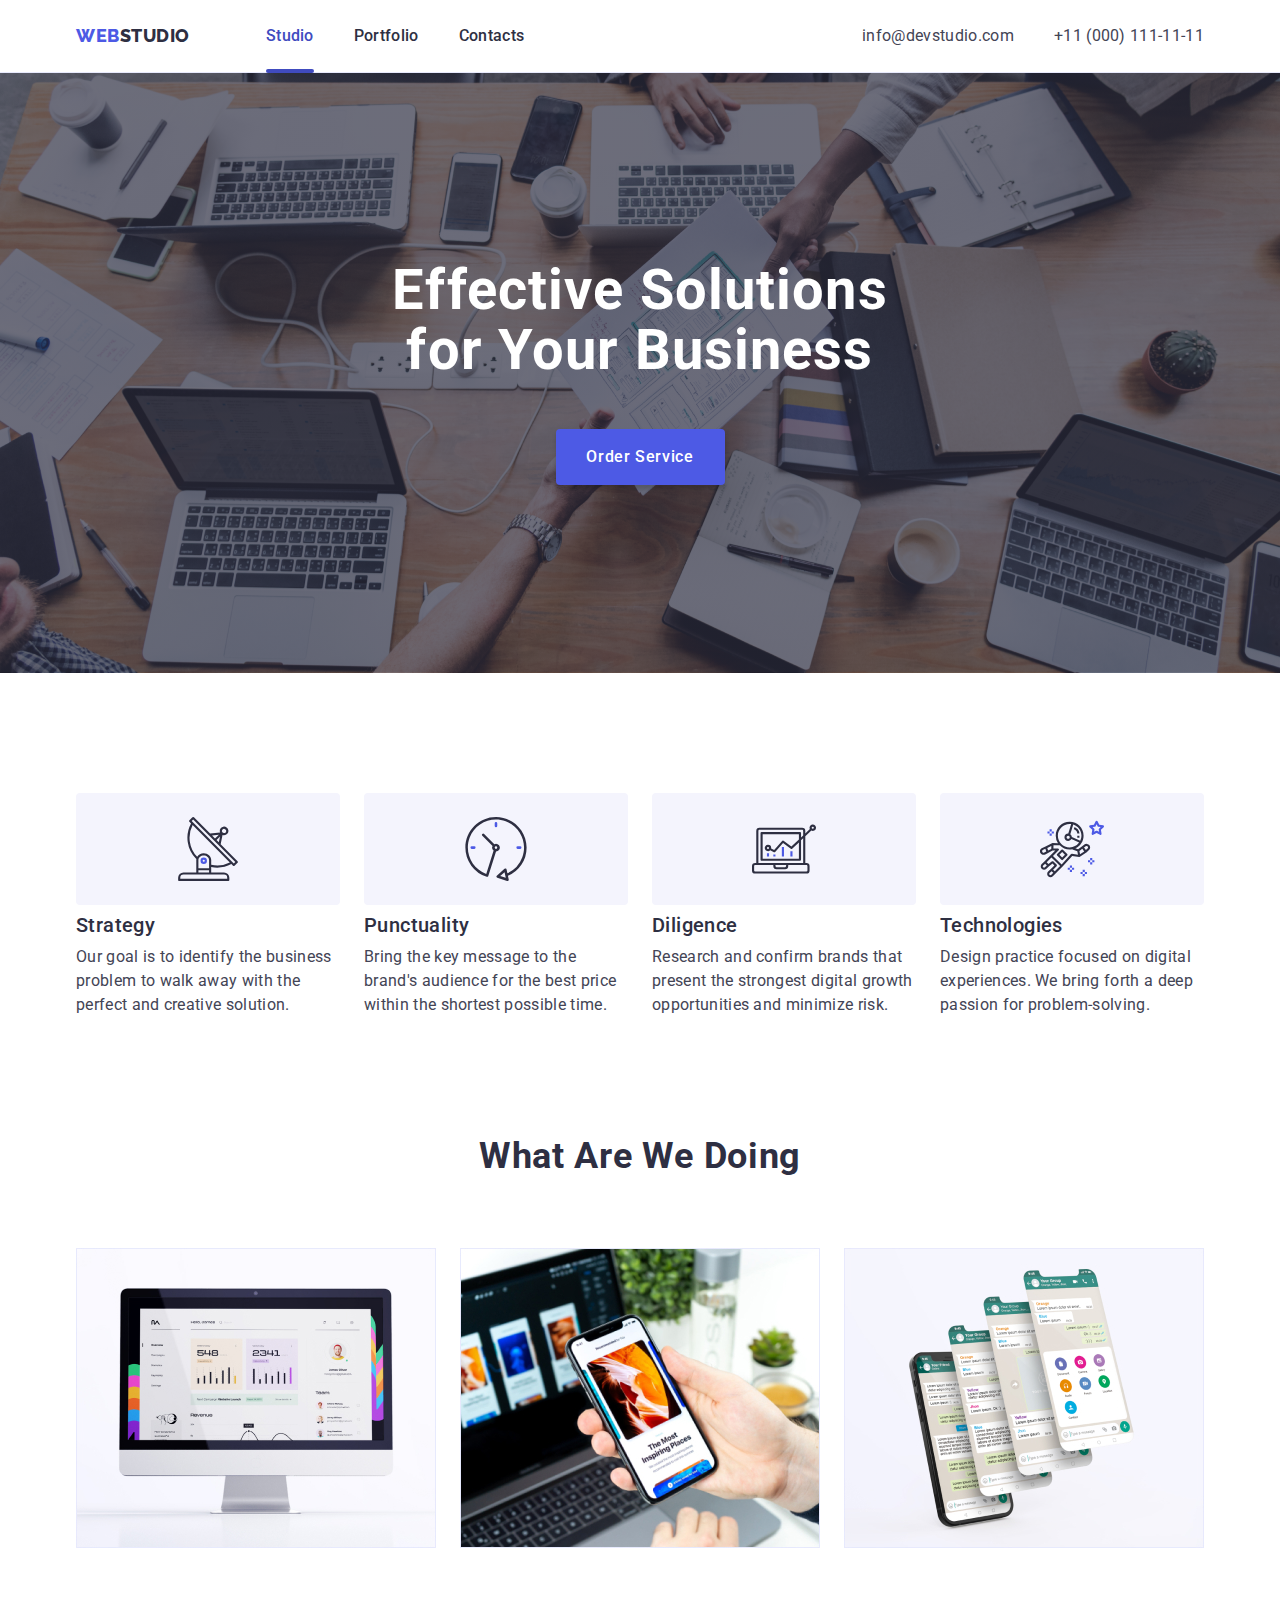
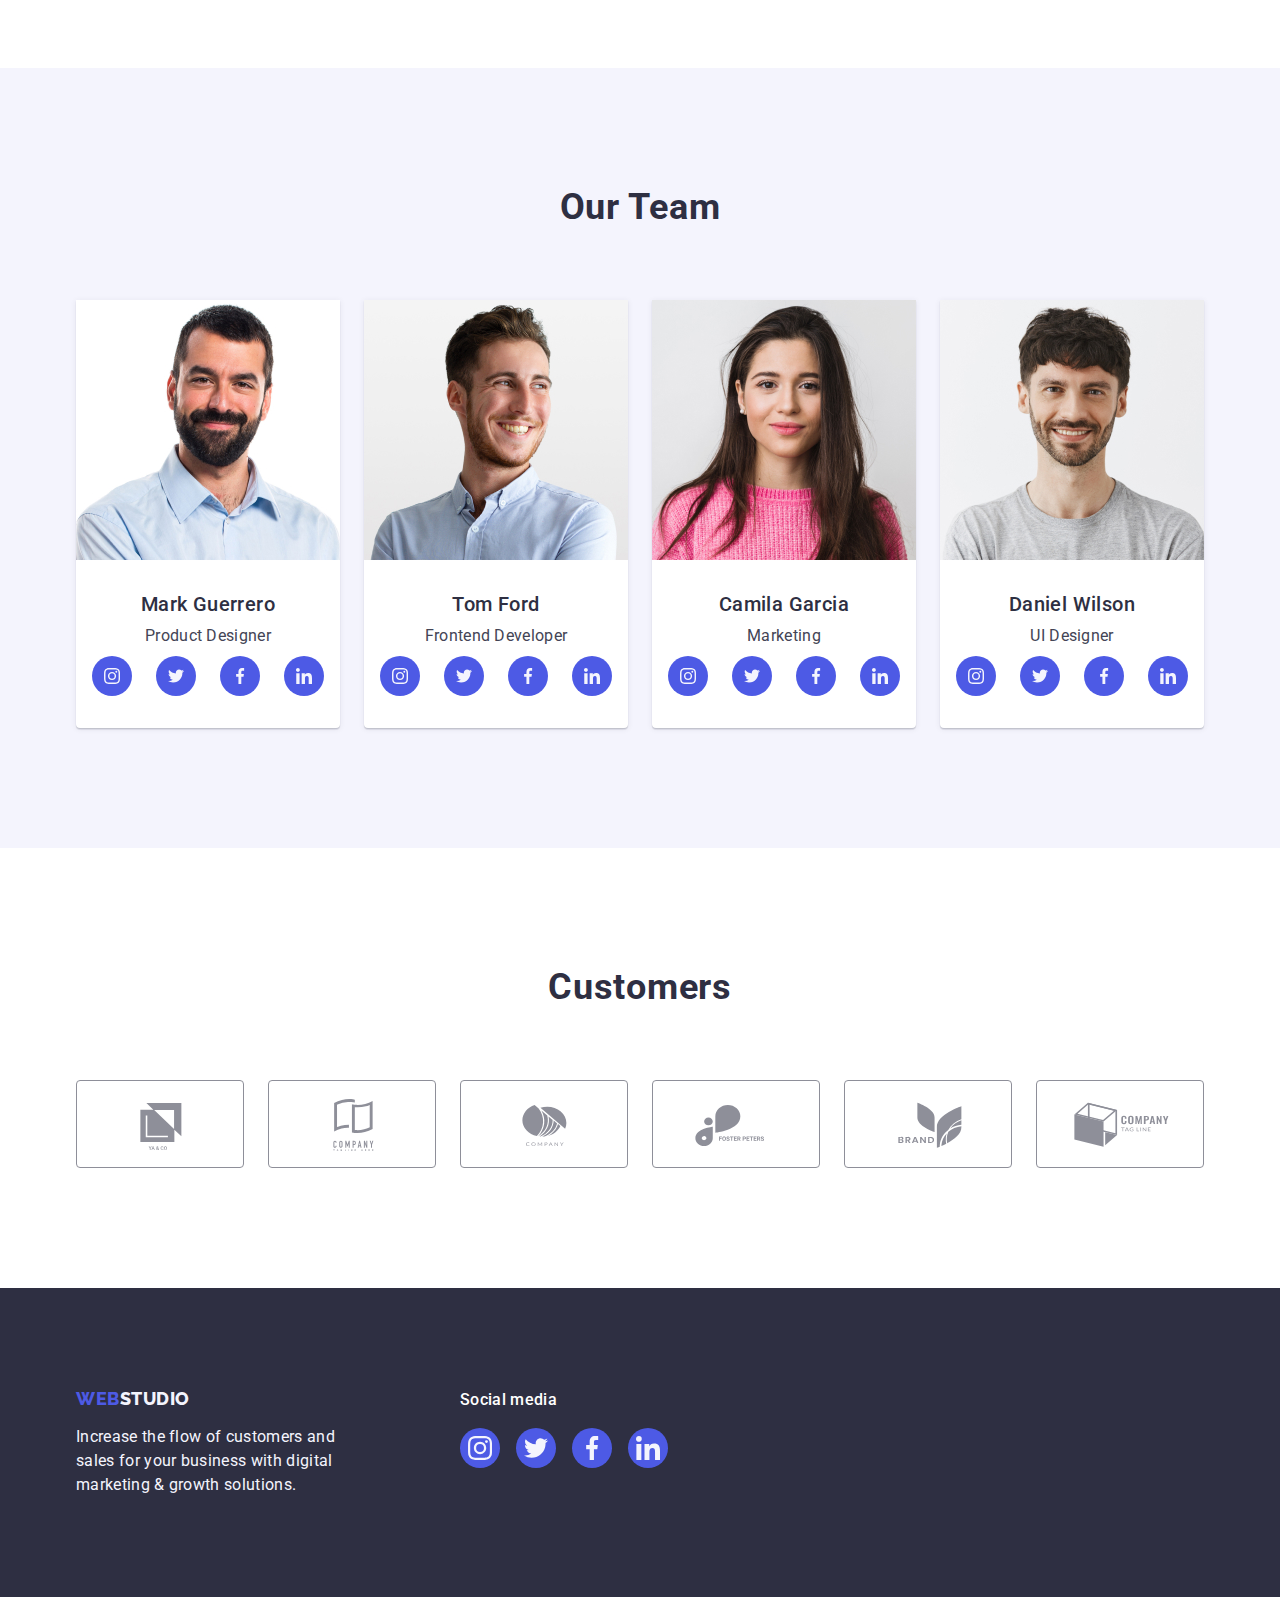
<file: index.html>
<!DOCTYPE html>
<html lang="en">

<head>
  <meta charset="UTF-8" />
  <meta http-equiv="X-UA-Compatible" content="IE=edge" />
  <meta name="viewport" content="width=device-width, initial-scale=1.0" />
  <title>WebStudio</title>
  <link rel="preconnect" href="https://fonts.googleapis.com" />
  <link rel="preconnect" href="https://fonts.gstatic.com" crossorigin />
  <link
    href="https://fonts.googleapis.com/css2?family=Raleway:wght@800&family=Roboto+Mono:wght@700&family=Roboto:wght@400;500;700;900&display=swap"
    rel="stylesheet" />
  <link rel="stylesheet" href="https://cdn.jsdelivr.net/npm/modern-normalize@1.1.0/modern-normalize.min.css" />
  <link rel="stylesheet" href="./css/styles.css" />
</head>

<body>
  <!-- Header -->

  <header class="site-header">
    <!-- Navigation -->
    <div class="container header-container">
      <nav class="site-navigation">
        <a href="./index.html" class="logo link ">Web<span class="header-color">Studio</span></a>
        <ul class="menu">
          <li class="menu-item">
            <a href="./index.html" class="nav-link link active">Studio</a>
          </li>

          <li class="menu-item">
            <a href="./portfolio.html" class="nav-link link">Portfolio</a>
          </li>

          <li class="menu-item">
            <a href="" class="nav-link link">Contacts</a>
          </li>
        </ul>
      </nav>

      <!-- Header contacts -->

      <address class="site-address">
        <ul class="address-list">
          <li>
            <a class="address-link link" href="mailto:info@devstudio.com">info@devstudio.com</a>
          </li>

          <li>
            <a class="address-link link" href="tel:+110001111111">+11 (000) 111-11-11</a>
          </li>
        </ul>
      </address>
    </div>
  </header>
  <main>
    <!-- Section 1 Hero section -->

    <section class="hero-section">
      <div class="container">
        <h1 class="hero-title">Effective Solutions for Your Business</h1>
        <button class="hero-btn" type="button" data-modal-open>Order Service</button>
      </div>
    </section>

    <!-- Section 2 -->

    <section class="advantages-section">
      <div class="container">
        <h2 class="visually-hidden">Our advantages</h2>
        <ul class="advantages-list">
          <li class="advantages-item">
            <div class="advantages-wrapper">
              <svg class="advantages-icon" width="64" height="64">
                <use href="./images/icons.svg#antenna"></use>
              </svg>
            </div>
            <h3 class="section-title">Strategy</h3>
            <p class="section-descr">
              Our goal is to identify the business problem to walk away with
              the perfect and creative solution.
            </p>
          </li>

          <li class="advantages-item">
            <div class="advantages-wrapper">
              <svg class="advantages-icon" width="64" height="64">
                <use href="./images/icons.svg#clock"></use>
              </svg>
            </div>
            <h3 class="section-title">Punctuality</h3>
            <p class="section-descr">
              Bring the key message to the brand's audience for the best price
              within the shortest possible time.
            </p>
          </li>

          <li class="advantages-item">
            <div class="advantages-wrapper">
              <svg class="advantages-icon" width="64" height="64">
                <use href="./images/icons.svg#diagram"></use>
              </svg>
            </div>
            <h3 class="section-title">Diligence</h3>
            <p class="section-descr">
              Research and confirm brands that present the strongest digital
              growth opportunities and minimize risk.
            </p>
          </li>

          <li class="advantages-item">
            <div class="advantages-wrapper">
              <svg class="advantages-icon" width="64" height="64">
                <use href="./images/icons.svg#astronaut"></use>
              </svg>
            </div>
            <h3 class="section-title">Technologies</h3>
            <p class="section-descr">
              Design practice focused on digital experiences. We bring forth a
              deep passion for problem-solving.
            </p>
          </li>
        </ul>
      </div>
    </section>

    <!-- Section 3 -->

    <section class="section-doing">
      <div class="container">
        <h2 class="title">What are we doing</h2>
        <ul class="doing-list">
          <li class="doing-list-item">
            <img src="./images/work/pc.jpg" alt="img PC" width="360" />
          </li>
          <li class="doing-list-item">
            <img src="./images/work/mobil.jpg" alt="img Mobile" width="360" />
          </li>
          <li class="doing-list-item">
            <img src="./images/work/app.jpg" alt="img App" width="360" />
          </li>
        </ul>
      </div>
    </section>

    <!-- Section 4 -->

    <section class="section-team">
      <div class="container">
        <h2 class="title">Our Team</h2>
        <ul class="team-list list">
          <li class="team-list-item">
            <img src="./images/team/mark.jpg" alt="foto Mark" width="264" />
            <div class="descr-container">
              <h3 class="team-title">Mark Guerrero</h3>
              <p class="team-descr">Product Designer</p>

              <ul class="social-list">
                <li class="social-item">
                  <a href="" class="social-link link">
                    <svg class="social-icon" width="16" height="16">
                      <use href="./images/icons.svg#instagram"></use>
                    </svg>
                  </a>
                </li>
                <li class="social-item">
                  <a href="" class="social-link link">
                    <svg class="social-icon" width="16" height="16">
                      <use href="./images/icons.svg#twitter"></use>
                    </svg>
                  </a>
                </li>
                <li class="social-item">
                  <a href="" class="social-link link">
                    <svg class="social-icon" width="16" height="16">
                      <use href="./images/icons.svg#facebook"></use>
                    </svg>
                  </a>
                </li>
                <li class="social-item">
                  <a href="" class="social-link link">
                    <svg class="social-icon" width="16" height="16">
                      <use href="./images/icons.svg#linkedin"></use>
                    </svg>
                  </a>
                </li>
              </ul>

            </div>
          </li>
          <li class="team-list-item">
            <img src="./images/team/tom.jpg" alt="foto Tom" width="264" />
            <div class="descr-container">
              <h3 class="team-title">Tom Ford</h3>
              <p class="team-descr">Frontend Developer</p>
              <ul class="social-list">
                <li class="social-item">
                  <a href="" class="social-link link">
                    <svg class="social-icon" width="16" height="16">
                      <use href="./images/icons.svg#instagram"></use>
                    </svg>
                  </a>
                </li>
                <li class="social-item">
                  <a href="" class="social-link link">
                    <svg class="social-icon" width="16" height="16">
                      <use href="./images/icons.svg#twitter"></use>
                    </svg>
                  </a>
                </li>
                <li class="social-item">
                  <a href="" class="social-link link">
                    <svg class="social-icon" width="16" height="16">
                      <use href="./images/icons.svg#facebook"></use>
                    </svg>
                  </a>
                </li>
                <li class="social-item">
                  <a href="" class="social-link link">
                    <svg class="social-icon" width="16" height="16">
                      <use href="./images/icons.svg#linkedin"></use>
                    </svg>
                  </a>
                </li>
              </ul>
            </div>
          </li>
          <li class="team-list-item">
            <img src="./images/team/camila.jpg" alt="foto Camila" width="264" />
            <div class="descr-container">
              <h3 class="team-title">Camila Garcia</h3>
              <p class="team-descr">Marketing</p>
              <ul class="social-list">
                <li class="social-item">
                  <a href="" class="social-link link">
                    <svg class="social-icon" width="16" height="16">
                      <use href="./images/icons.svg#instagram"></use>
                    </svg>
                  </a>
                </li>
                <li class="social-item">
                  <a href="" class="social-link link">
                    <svg class="social-icon" width="16" height="16">
                      <use href="./images/icons.svg#twitter"></use>
                    </svg>
                  </a>
                </li>
                <li class="social-item">
                  <a href="" class="social-link link">
                    <svg class="social-icon" width="16" height="16">
                      <use href="./images/icons.svg#facebook"></use>
                    </svg>
                  </a>
                </li>
                <li class="social-item">
                  <a href="" class="social-link link">
                    <svg class="social-icon" width="16" height="16">
                      <use href="./images/icons.svg#linkedin"></use>
                    </svg>
                  </a>
                </li>
              </ul>
            </div>
          </li>
          <li class="team-list-item">
            <img src="./images/team/daniel.jpg" alt="foto Daniel" width="264" />
            <div class="descr-container">
              <h3 class="team-title">Daniel Wilson</h3>
              <p class="team-descr">UI Designer</p>
              <ul class="social-list">
                <li class="social-item">
                  <a href="" class="social-link link">
                    <svg class="social-icon" width="16" height="16">
                      <use href="./images/icons.svg#instagram"></use>
                    </svg>
                  </a>
                </li>
                <li class="social-item">
                  <a href="" class="social-link link">
                    <svg class="social-icon" width="16" height="16">
                      <use href="./images/icons.svg#twitter"></use>
                    </svg>
                  </a>
                </li>
                <li class="social-item">
                  <a href="" class="social-link link">
                    <svg class="social-icon" width="16" height="16">
                      <use href="./images/icons.svg#facebook"></use>
                    </svg>
                  </a>
                </li>
                <li class="social-item">
                  <a href="" class="social-link link">
                    <svg class="social-icon" width="16" height="16">
                      <use href="./images/icons.svg#linkedin"></use>
                    </svg>
                  </a>
                </li>
              </ul>
            </div>
          </li>
        </ul>
      </div>
    </section>

    <!-- Section 5 Customers -->

    <section class="customers-section">
      <div class="container">
        <h2 class="title">Customers</h2>
        <ul class="customers-list">
          <li class="customers-item">
            <a href="" class="customers-link link">
              <svg class="customers-icon" width="104" height="56">
                <use href="./images/icons.svg#company"></use>
              </svg>
            </a>
          </li>

          <li class="customers-item">
            <a href="" class="customers-link link">
              <svg class="customers-icon" width="104" height="56">
                <use href="./images/icons.svg#company2"></use>
              </svg>
            </a>
          </li>
          <li class="customers-item">
            <a href="" class="customers-link link">
              <svg class="customers-icon" width="104" height="56">
                <use href="./images/icons.svg#company3"></use>
              </svg>
            </a>
          </li>

          <li class="customers-item">
            <a href="" class="customers-link link">
              <svg class="customers-icon" width="104" height="56">
                <use href="./images/icons.svg#company4"></use>
              </svg>
            </a>
          </li>
          <li class="customers-item">
            <a href="" class="customers-link link">
              <svg class="customers-icon" width="104" height="56">
                <use href="./images/icons.svg#company5"></use>
              </svg>
            </a>
          </li>

          <li class="customers-item">
            <a href="" class="customers-link link">
              <svg class="customers-icon" width="104" height="56">
                <use href="./images/icons.svg#company6"></use>
              </svg>
            </a>
          </li>
        </ul>
      </div>
    </section>
  </main>

  <!-- Footer -->

  <footer class="site-footer">
    <div class="footer-container container">

      <div class="footer-descr">
        <a class="footer-logo link" href="./index.html">Web<span class="footer-color-logo">Studio</span></a>
        <p class="footer-text">
          Increase the flow of customers and sales for your business with
          digital marketing & growth solutions.
        </p>
      </div>

      <div class="footer-social">
        <p class="social-descr">Social media</p>
        <ul class="footer-social-list">
          <li class="footer-social-item">
            <a href="" class="footer-social-link link">
              <svg class="footer-social-icon" width="24" height="24">
                <use href="./images/icons.svg#instagram"></use>
              </svg>
            </a>
          </li>
          <li class="footer-social-item">
            <a href="" class="footer-social-link link">
              <svg class="footer-social-icon" width="24" height="24">
                <use href="./images/icons.svg#twitter"></use>
              </svg>
            </a>
          </li>
          <li class="footer-social-item">
            <a href="" class="footer-social-link link">
              <svg class="footer-social-icon" width="24" height="24">
                <use href="./images/icons.svg#facebook"></use>
              </svg>
            </a>
          </li>
          <li class="footer-social-item">
            <a href="" class="footer-social-link link">
              <svg class="footer-social-icon" width="24" height="24">
                <use href="./images/icons.svg#linkedin"></use>
              </svg>
            </a>
          </li>
        </ul>
      </div>
    </div>
  </footer>

  <!-- Modal Windows -->
  <div class="backdrop is-hidden" data-modal>
    <div class="modal">
      <button type="button" class="modal-close-btn" data-modal-close>
        <svg class="modal-close-icon" width="8" height="8">
          <use href="./images/icons.svg#icon-close"></use>
        </svg>
      </button>
    </div>
  </div>


<!-- JS Place-->
  <script src="./js/modal.js"></script>

</body>

</html>
</file>
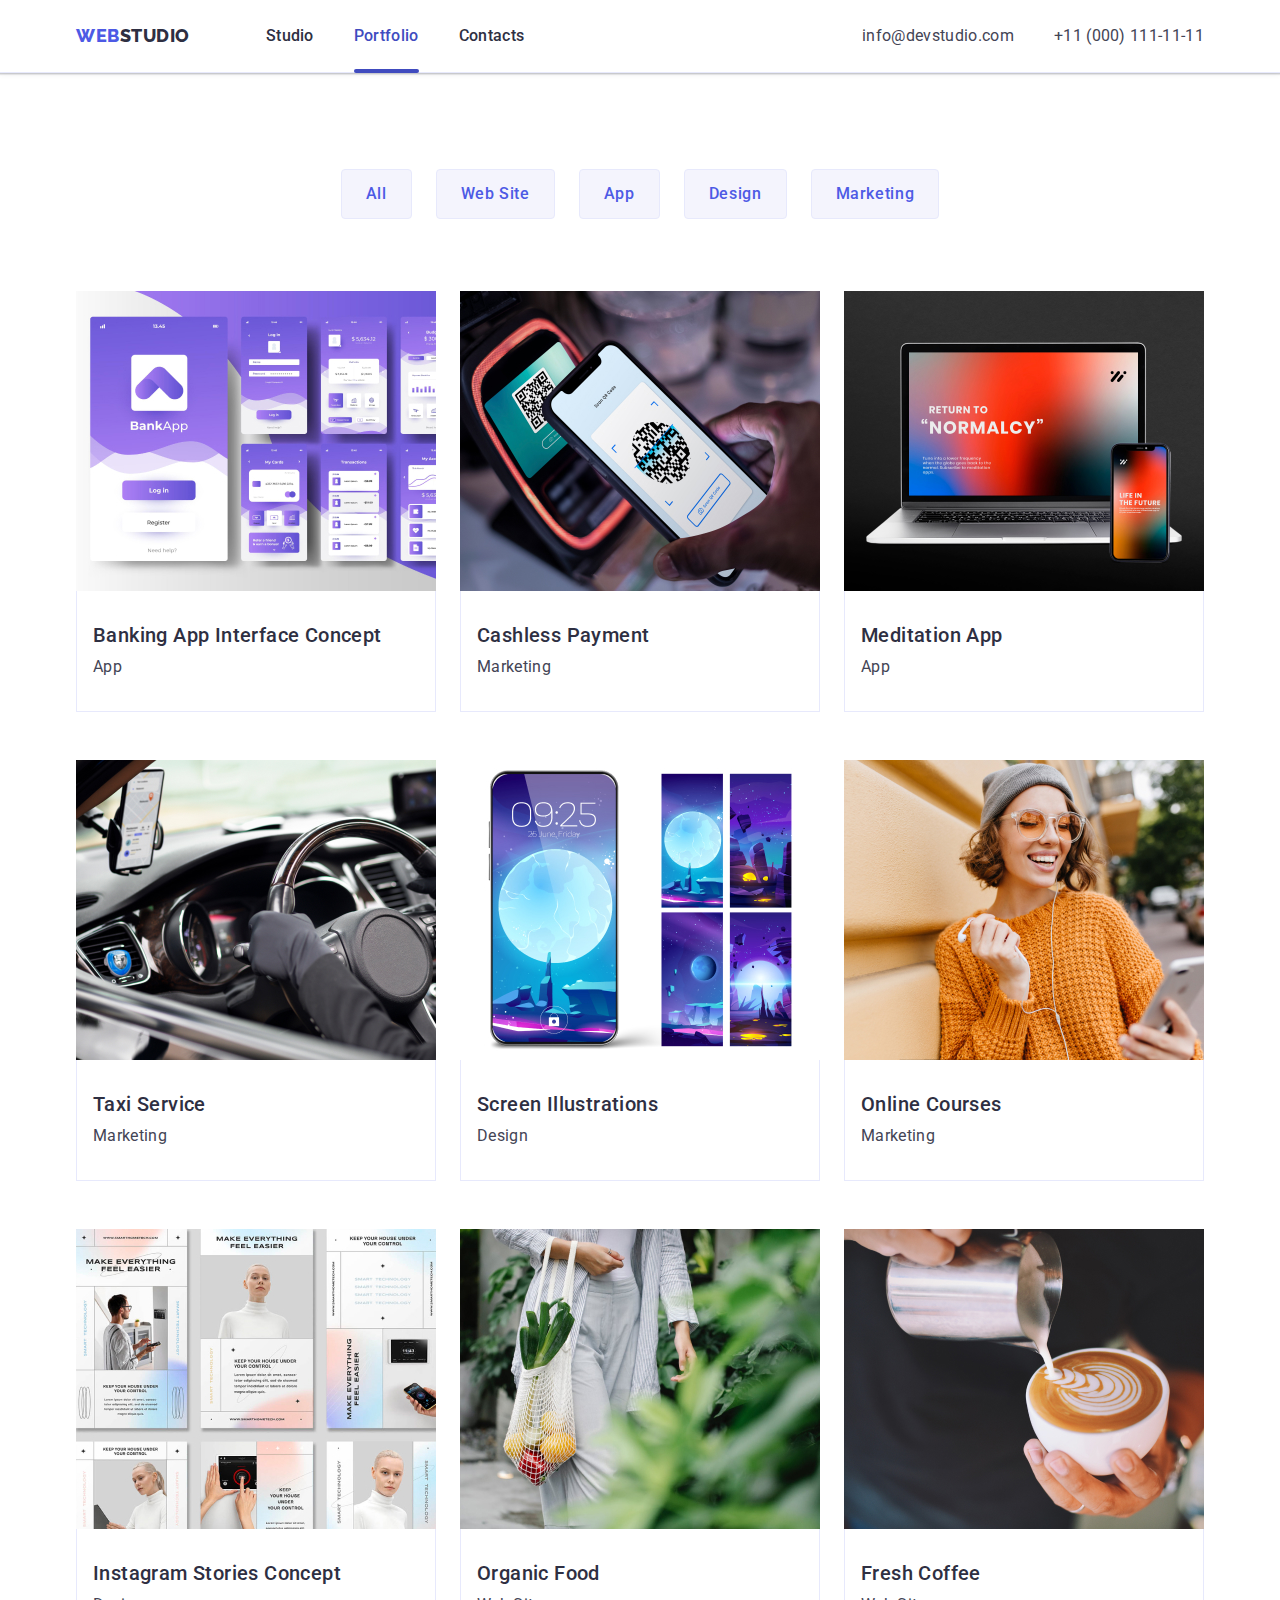
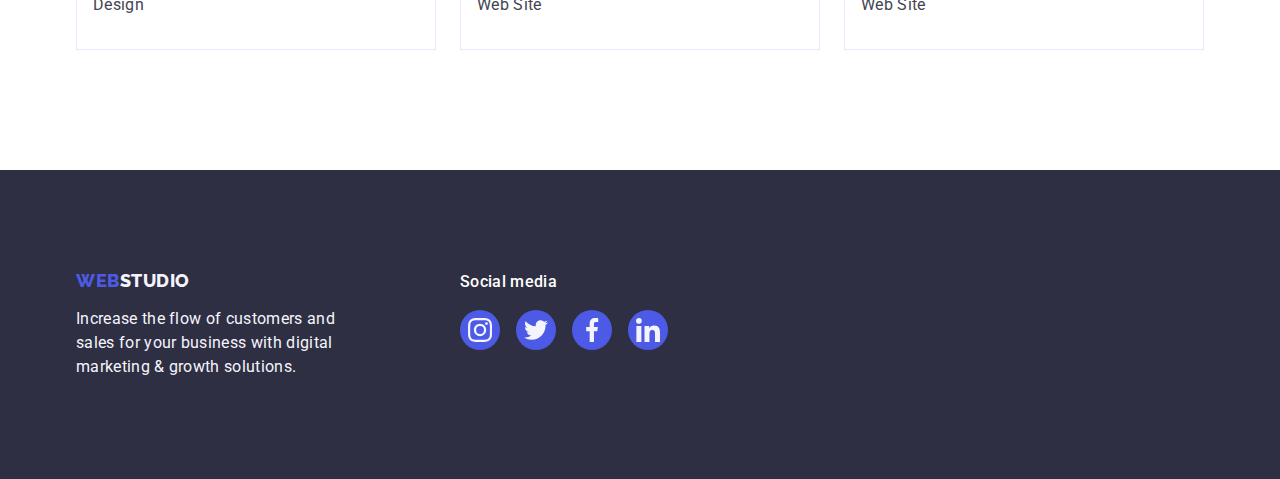
<file: portfolio.html>
<!DOCTYPE html>
<html lang="en">
  <head>
    <meta charset="UTF-8" />
    <meta http-equiv="X-UA-Compatible" content="IE=edge" />
    <meta name="viewport" content="width=device-width, initial-scale=1.0" />
    <title>Portfolio</title>
    <link rel="preconnect" href="https://fonts.googleapis.com" />
    <link rel="preconnect" href="https://fonts.gstatic.com" crossorigin />
    <link
      href="https://fonts.googleapis.com/css2?family=Raleway:wght@800&family=Roboto+Mono:wght@700&family=Roboto:wght@400;500;700;900&display=swap"
      rel="stylesheet"
    />
    <link
      rel="stylesheet"
      href="https://cdn.jsdelivr.net/npm/modern-normalize@1.1.0/modern-normalize.min.css"
    />
    <link rel="stylesheet" href="./css/styles.css" />
  </head>

  <body>
    <!-- Header -->

    <header class="site-header">
      <!-- Navigation -->
      <div class="container header-container">
        <nav class="site-navigation">
          <a href="./index.html" class="logo link"
            >Web<span class="header-color">Studio</span></a
          >
          <ul class="menu">
            <li class="menu-item">
              <a href="./index.html" class="nav-link link">Studio</a>
            </li>

            <li class="menu-item">
              <a href="./portfolio.html" class="nav-link link active">Portfolio</a>
            </li>

            <li class="menu-item">
              <a href="" class="nav-link link">Contacts</a>
            </li>
          </ul>
        </nav>

              <!-- Header contacts -->

        <address class="site-address">
          <ul class="address-list">
            <li>
              <a class="address-link link" href="mailto:info@devstudio.com"
                >info@devstudio.com</a
              >
            </li>

            <li>
              <a class="address-link link" href="tel:+110001111111"
                >+11 (000) 111-11-11</a
              >
            </li>
          </ul>
        </address>
      </div>
    </header>

    <main>
      <!-- Hero section -->

      <section class="work-section">
        <div class="container">
          <h1 hidden>Portfolio</h1>
          <ul class="work-list-btn">
            <li><button type="button" class="portfolio-btn">All</button></li>
            <li>
              <button type="button" class="portfolio-btn">Web Site</button>
            </li>
            <li><button type="button" class="portfolio-btn">App</button></li>
            <li><button type="button" class="portfolio-btn">Design</button></li>
            <li>
              <button type="button" class="portfolio-btn">Marketing</button>
            </li>
          </ul>

          <ul class="gallery-list">
            <li class="gallery-item">
              <a href="" class="gallery-link link">
                <div class="overlay-box">
                  <img
                    src="./images/portfolio/banking-app.jpg"
                    alt="Banking App Interface Concept"
                  />
                  <p class="overlay">14 Stylish and User-Friendly App Design Concepts · Task Manager App · Calorie Tracker App · Exotic Fruit Ecommerce App · Cloud Storage App</p>
                </div>
      
                <div class="portfolio-text">
                  <h2 class="portfolio-title">Banking App Interface Concept</h2>
                  <p class="portfolio-descr">App</p>
                </div>
              </a>
            </li>
            <li class="gallery-item">
              <a href="" class="gallery-link link">
                <div class="overlay-box">
                  <img src="./images/portfolio/payment.jpg" alt="Cashless Payment" />
                  <p class="overlay">14 Stylish and User-Friendly App Design Concepts · Task Manager App · Calorie Tracker App · Exotic Fruit Ecommerce App · Cloud Storage App</p>
                </div>
                <div class="portfolio-text">
                  <h2 class="portfolio-title">Cashless Payment</h2>
                  <p class="portfolio-descr">Marketing</p>
                </div>
              </a>
            </li>
            <li class="gallery-item">
              <a href="" class="gallery-link link">
                <div class="overlay-box">
                  <img src="./images/portfolio/meditation-app.jpg" alt="Meditation App" />
                  <p class="overlay">14 Stylish and User-Friendly App Design Concepts · Task Manager App · Calorie Tracker App · Exotic Fruit Ecommerce App · Cloud Storage App</p>
                </div>
                <div class="portfolio-text">
                  <h2 class="portfolio-title">Meditation App</h2>
                  <p class="portfolio-descr">App</p>
                </div>
              </a>
            </li>
            <li class="gallery-item">
              <a href="" class="gallery-link link">
                <div class="overlay-box">
                  <img src="./images/portfolio/taxi.jpg" alt="Taxi Service"/>
                  <p class="overlay">14 Stylish and User-Friendly App Design Concepts · Task Manager App · Calorie Tracker App · Exotic Fruit Ecommerce App · Cloud Storage App</p>
                </div>
                <div class="portfolio-text">
                  <h2 class="portfolio-title">Taxi Service</h2>
                  <p class="portfolio-descr">Marketing</p>
                </div>
              </a>
            </li>
            <li class="gallery-item">
              <a href="" class="gallery-link link">
                <div class="overlay-box">
                  <img
                    src="./images/portfolio/illustrations.jpg"
                    alt="Screen Illustrations"
                  />
                  <p class="overlay">14 Stylish and User-Friendly App Design Concepts · Task Manager App · Calorie Tracker App · Exotic Fruit Ecommerce App · Cloud Storage App</p>
                </div>
                <div class="portfolio-text">
                  <h2 class="portfolio-title">Screen Illustrations</h2>
                  <p class="portfolio-descr">Design</p>
                </div>
              </a>
            </li>
            <li class="gallery-item">
              <a href="" class="gallery-link link">
                <div class="overlay-box">
                  <img src="./images/portfolio/courses.jpg" alt="Online Courses" />
                  <p class="overlay">14 Stylish and User-Friendly App Design Concepts · Task Manager App · Calorie Tracker App · Exotic Fruit Ecommerce App · Cloud Storage App</p>
                </div>
                <div class="portfolio-text">
                  <h2 class="portfolio-title">Online Courses</h2>
                  <p class="portfolio-descr">Marketing</p>
                </div>
              </a>
            </li>
            <li class="gallery-item">
              <a href="" class="gallery-link link">
                <div class="overlay-box">
                  <img
                    src="./images/portfolio/instagram.jpg"
                    alt="Instagram Stories Concept"
                  />
                  <p class="overlay">14 Stylish and User-Friendly App Design Concepts · Task Manager App · Calorie Tracker App · Exotic Fruit Ecommerce App · Cloud Storage App</p>
                </div>
                <div class="portfolio-text">
                  <h2 class="portfolio-title">Instagram Stories Concept</h2>
                  <p class="portfolio-descr">Design</p>
                </div>
              </a>
            </li>
            <li class="gallery-item">
              <a href="" class="gallery-link link">
                <div class="overlay-box">
                  <img src="./images/portfolio/food.jpg" alt="Organic Food"/>
                  <p class="overlay">14 Stylish and User-Friendly App Design Concepts · Task Manager App · Calorie Tracker App · Exotic Fruit Ecommerce App · Cloud Storage App</p>
                </div>
                <div class="portfolio-text">
                  <h2 class="portfolio-title">Organic Food</h2>
                  <p class="portfolio-descr">Web Site</p>
                </div>
              </a>
            </li>
            <li class="gallery-item">
              <a href="" class="gallery-link link">
                <div class="overlay-box">
                  <img src="./images/portfolio/coffee.jpg" alt="Fresh Coffee" />
                  <p class="overlay">14 Stylish and User-Friendly App Design Concepts · Task Manager App · Calorie Tracker App · Exotic Fruit Ecommerce App · Cloud Storage App</p>
                </div>
                <div class="portfolio-text">
                  <h2 class="portfolio-title">Fresh Coffee</h2>
                  <p class="portfolio-descr">Web Site</p>
                </div>
              </a>
            </li>
          </ul>
        </div>
      </section>

    </main>
    <!-- Footer -->

    <footer class="site-footer">
      <div class="footer-container container">

        <div class="footer-descr">
          <a class="footer-logo link" href="./index.html"
            >Web<span class="footer-color-logo">Studio</span></a
          >
          <p class="footer-text">
            Increase the flow of customers and sales for your business with
            digital marketing & growth solutions.
          </p>
        </div>

          <div class="footer-social">
            <p class="social-descr">Social media</p>
          <ul class="footer-social-list">
            <li class="footer-social-item">
              <a href="" class="footer-social-link link">
                <svg class="footer-social-icon" width="24" height="24">
                  <use href="./images/icons.svg#instagram"></use>
                </svg>
              </a>
            </li>
            <li class="footer-social-item">
              <a href="" class="footer-social-link link">
                <svg class="footer-social-icon" width="24" height="24">
                  <use href="./images/icons.svg#twitter"></use>
                </svg>
              </a>
            </li>
            <li class="footer-social-item">
              <a href="" class="footer-social-link link">
                <svg class="footer-social-icon" width="24" height="24">
                  <use href="./images/icons.svg#facebook"></use>
                </svg>
              </a>
            </li>
            <li class="footer-social-item">
              <a href="" class="footer-social-link link">
                <svg class="footer-social-icon" width="24" height="24">
                  <use href="./images/icons.svg#linkedin"></use>
                </svg>
              </a>
            </li>
          </ul>
        </div>
      </div>
    </footer>
  </body>
</html>
</file>
<file: css/styles.css>
body {
  font-family: 'Roboto', sans-serif;
  background-color: var(--background-color);
  color: var(--body-color);
}

:root {
  --background-color: #ffffff;
  --link-color: #2e2f42;
  --contact-link-color: #434455;
  --logo-web-color: #4d5ae5;
  --body-color: #434455;
  --header-logo-color: #2e2f42;
  --link-hover-focus-color: #404bbf;
  --hero-background-color: #2e2f42;
  --hero-title-color: #ffffff;
  --hero-background-color: #2e2f42;
  --hero-btn-background-color: #4d5ae5;
  --hero-btn-color: #ffffff;
  --hero-btn-background-color-hover-focus: #404bbf;
  --section-title-color: #2e2f42;
  --section-paragraf-color: #434455;
  --section-team-bg-color: #f4f4fd;
  --section-team-item-bg-color: #ffffff;
  --footer-bg-color: #2e2f42;
  --footer-descr-color: #f4f4fd;
  --footer-logo-color: #f4f4fd;
  --portfolio-btn-color: #4d5ae5;
  --portfolip-bg-color: #f4f4fd;
  --portfolio-btn-color-hover-focus: #ffffff;
  --portfolio-btn-bg-color-hover-focus: #404bbf;
  --border-btn: #e7e9fc;
  --advantages-bg-color: #f4f4fd;
  --customers-link-border-color: #8e8f99;
  --customers-link-hover-border-color: #404bbf;
  --hover-customers-icon: #404bbf;
  --footer-social-hover: #31d0aa;
  --modal-bg-color: #fcfcfc;
}

h1,
h2,
h3,
h4,
h5,
h6,
p {
  margin-top: 0;
  margin-bottom: 0;
}

ul {
  padding: 0;
  margin: 0;
  list-style: none;
}

img {
  display: block;
  max-width: 100%;
}

.visually-hidden {
  position: absolute;
  width: 1px;
  height: 1px;
  overflow: hidden;
  border: 0;
  padding: 0;
  clip: rect(0 0 0 0);
  clip-path: inset(50%);
  margin: -1px;
}

.container {
  width: 1158px;
  margin: 0 auto;
  padding: 0 15px;
}

.link {
  text-decoration: none;
}

.site-header {
  /* position: fixed;
  width: 100%; */
  border-bottom: 1px solid #e7e9fc;
  box-shadow: 0px 2px 1px rgba(46, 47, 66, 0.08),
    0px 1px 1px rgba(46, 47, 66, 0.16), 0px 1px 6px rgba(46, 47, 66, 0.08);
}

.header-container {
  display: flex;
}

.logo {
  font-family: 'Raleway', sans-serif;
  font-weight: 800;
  font-size: 18px;
  line-height: 1.17;
  letter-spacing: 0.03em;
  text-transform: uppercase;
  color: var(--logo-web-color);
  margin-right: 76px;
}

.header-color {
  color: var(--header-logo-color);
}

.site-navigation {
  display: flex;
  align-items: center;
}

.menu {
  display: flex;
  gap: 40px;
}



.nav-link {
  display: block;
  position: relative;
  padding-top: 24px;
  padding-bottom: 24px;
  position: relative;
  font-family: 'Roboto', sans-serif;
  font-weight: 500;
  font-size: 16px;
  line-height: 1.5;
  letter-spacing: 0.02em;
  transition: color 250ms cubic-bezier(0.4, 0, 0.2, 1);
  color: var(--link-color);
}

.nav-link.active {
  color: #404bbf;
}


.nav-link:hover,
.nav-link:focus {
  color: var(--link-hover-focus-color);
}

.nav-link::after {
  content: '';
  display: block;
  bottom: 0;
  left: 0;
  position: absolute;
  width: 100%;
  height: 4px;
  border-radius: 2px;
  bottom: -1px;

}

.nav-link.active::after {
  background-color: var(--link-hover-focus-color);
}

.address-link {
  display: block;
  padding-top: 24px;
  padding-bottom: 24px;

  font-size: 16px;
  line-height: 1.5;
  letter-spacing: 0.02em;
  color: var(--contact-link-color);
  transition: color 250ms cubic-bezier(0.4, 0, 0.2, 1);
}

.site-address {
  font-style: normal;
  margin-left: auto;
}

.address-list {
  display: flex;
  gap: 40px;
}

.address-link:hover,
.address-link:focus {
  color: var(--link-hover-focus-color);
}

/* Section 1 "Hero section" */

.hero-section {
  background-color: var(--hero-background-color);
  padding-top: 188px;
  padding-bottom: 188px;
  text-align: center;
  background-image: linear-gradient(rgba(46, 47, 66, 0.7),
      rgba(46, 47, 66, 0.7)),
    url(../images/hero/hero-image.jpg);
  max-width: 1440px;
  margin-left: auto;
  margin-right: auto;
  background-repeat: no-repeat;
  background-position: center;
  background-size: cover;
}

.hero-title {
  display: block;
  font-family: 'Roboto', sans-serif;
  font-weight: 700;
  font-size: 56px;
  line-height: 1.07;
  letter-spacing: 0.02em;
  color: var(--hero-title-color);
  max-width: 496px;
  margin-bottom: 48px;
  margin-left: auto;
  margin-right: auto;
}

.hero-btn {
  font-family: 'Roboto', sans-serif;
  font-weight: 500;
  font-size: 16px;
  line-height: 1.5;
  letter-spacing: 0.04em;
  background-color: var(--hero-btn-background-color);
  color: var(--hero-btn-color);
  cursor: pointer;
  display: block;
  min-width: 169px;
  height: 56px;
  border: none;
  border-radius: 4px;
  margin: 0 auto;
  box-shadow: 0px 4px 4px rgba(0, 0, 0, 0.15);
  transition: background-color 250ms cubic-bezier(0.4, 0, 0.2, 1);
}

.hero-btn:hover,
.hero-btn:focus {
  background-color: var(--hero-btn-background-color-hover-focus);
}

/* Section 2 "Advantages" */

.advantages-section {
  padding-bottom: 120px;
  padding-top: 120px;
}

.advantages-list {
  display: flex;
  gap: 24px;
}

.advantages-item {
  flex-basis: calc((100% - 3 * 24px) / 4);
}

.advantages-wrapper {
  display: flex;
  justify-content: center;
  align-items: center;
  background-color: var(--advantages-bg-color);
  padding-top: 24px;
  padding-bottom: 24px;
  height: 112px;
  margin-bottom: 8px;
  border-radius: 4px;
}

.section-title {
  font-weight: 500;
  font-size: 20px;
  line-height: 1.2;
  letter-spacing: 0.02em;
  color: var(--section-title-color);
  margin-bottom: 8px;
}

.section-descr {
  font-family: 'Roboto', sans-serif;
  font-weight: 400;
  font-size: 16px;
  line-height: 1.5;
  letter-spacing: 0.02em;
  color: var(--section-paragraf-color);
}

/* Section 3 "Doing" */
.section-doing {
  padding-bottom: 120px;
}

.title {
  font-size: 36px;
  line-height: 1.11;
  text-align: center;
  letter-spacing: 0.02em;
  text-transform: capitalize;
  color: var(--section-title-color);
  margin-bottom: 72px;
  line-height: 1.1;
}

.doing-list {
  display: flex;
  gap: 24px;
}

.doing-list-item {
  flex-basis: calc((100% - 2 * 24px) / 3);
}

/* Section 4 "Team" */
.section-team {
  background-color: var(--section-team-bg-color);
  padding-top: 120px;
  padding-bottom: 120px;
}

.team-list {
  display: flex;
  gap: 24px;
}

.team-list-item {
  flex-basis: calc((100% - 3 * 24px) / 4);
  border-radius: 0px 0px 4px 4px;
  background-color: var(--section-team-item-bg-color);
  box-shadow: 0px 1px 6px rgba(46, 47, 66, 0.08),
    0px 1px 1px rgba(46, 47, 66, 0.16), 0px 2px 1px rgba(46, 47, 66, 0.08);
}

.social-list {
  display: flex;
  justify-content: center;
  gap: 24px;
}

.social-item {
  width: 40px;
  height: 40px;
}

.social-link {
  width: 100%;
  height: 100%;
  background-color: var(--hero-btn-background-color);
  border-radius: 50%;
  display: flex;
  justify-content: center;
  align-items: center;
  color: #f4f4fd;
  transition: background-color 250ms cubic-bezier(0.4, 0, 0.2, 1);
}

.social-link:hover,
.social-link:focus {
  background-color: var(--customers-link-hover-border-color);
}

.social-icon {
  fill: var(--advantages-bg-color);
}

.descr-container {
  padding: 32px 0;
}

.team-title {
  font-weight: 500;
  font-size: 20px;
  line-height: 1.2;
  letter-spacing: 0.02em;
  color: var(--section-title-color);
  margin-bottom: 8px;
  text-align: center;
}

.team-descr {
  font-family: 'Roboto', sans-serif;
  font-weight: 400;
  font-size: 16px;
  line-height: 1.5;
  letter-spacing: 0.02em;
  color: var(--section-paragraf-color);
  text-align: center;
  margin-bottom: 8px;
}

/* Customers Section 5*/

.customers-section {
  padding-top: 120px;
  padding-bottom: 120px;
}

.customers-list {
  display: flex;
  gap: 24px;
}

.customers-item {
  width: calc((100% - 120px) / 6);
  height: 88px;
}

.customers-link {
  display: flex;
  justify-content: center;
  align-items: center;
  width: 100%;
  height: 100%;
  color: var(--customers-link-border-color);
  border: 1px solid var(--customers-link-border-color);
  border-radius: 4px;
  transition: border-color 250ms cubic-bezier(0.4, 0, 0.2, 1),
    color 250ms cubic-bezier(0.4, 0, 0.2, 1);
}

.customers-link:hover,
.customers-link:focus {
  border-color: var(--hover-customers-icon);
  color: var(--hover-customers-icon);
}

.customers-icon {
  fill: currentColor;
}

.customers-icon:hover,
.customers-icon:focus {
  fill: var(--hover-customers-icon);
}

/* Footer */

.site-footer {
  background-color: var(--footer-bg-color);
  padding-top: 100px;
  padding-bottom: 100px;
}

.footer-logo {
  font-family: 'Raleway', sans-serif;
  font-weight: 800;
  font-size: 18px;
  line-height: 1.17;
  letter-spacing: 0.03em;
  text-transform: uppercase;
  color: var(--logo-web-color);
  display: inline-block;
  margin-bottom: 16px;
}

.footer-text {
  font-family: 'Roboto', sans-serif;
  font-weight: 400;
  font-size: 16px;
  line-height: 1.5;
  letter-spacing: 0.02em;
  color: var(--footer-descr-color);
  max-width: 264px;
}

.footer-descr {
  margin-right: 120px;
}

.footer-color-logo {
  color: var(--footer-logo-color);
}

.footer-container {
  display: flex;
  align-items: baseline;
}

.social-descr {
  font-weight: 500;
  font-size: 16px;
  line-height: 1.5;
  letter-spacing: 0.02em;
  color: var(--hero-title-color);
  margin-bottom: 16px;
}

.footer-social-list {
  display: flex;
  gap: 16px;
}

.footer-social-item {
  width: 40px;
  height: 40px;
}

.footer-social-link {
  width: 100%;
  height: 100%;
  background-color: var(--hero-btn-background-color);
  border-radius: 50%;
  display: flex;
  justify-content: center;
  align-items: center;
  color: var(--background-color);
  transition: background-color 250ms cubic-bezier(0.4, 0, 0.2, 1);
}

.footer-social-link:hover,
.footer-social-link:focus {
  background-color: var(--footer-social-hover);
}

.footer-social-icon {
  fill: var(--advantages-bg-color);
}

/* Portfolio */

.work-section {
  padding-top: 96px;
  padding-bottom: 120px;
}

.work-list-btn {
  justify-content: center;
  display: flex;
  gap: 24px;
  margin-bottom: 72px;
}

.portfolio-btn {
  font-family: 'Roboto', sans-serif;
  font-weight: 500;
  font-size: 16px;
  line-height: 1.5;
  letter-spacing: 0.04em;
  color: var(--portfolio-btn-color);
  background-color: var(--portfolip-bg-color);
  cursor: pointer;
  padding: 12px 24px;
  border: 1px solid var(--border-btn);
  border-radius: 4px;
  transition: color 250ms cubic-bezier(0.4, 0, 0.2, 1),
    background-color 250ms cubic-bezier(0.4, 0, 0.2, 1),
    border-color 250ms cubic-bezier(0.4, 0, 0.2, 1),
    box-shadow 250ms cubic-bezier(0.4, 0, 0.2, 1);
}

.portfolio-btn:hover,
.portfolio-btn:focus {
  color: var(--portfolio-btn-color-hover-focus);
  background-color: var(--portfolio-btn-bg-color-hover-focus);
  border: 1px solid transparent;
  box-shadow: 0px 3px 1px rgba(0, 0, 0, 0.1), 0px 2px 1px rgba(0, 0, 0, 0.08),
    0px 2px 2px rgba(0, 0, 0, 0.12);
}

.gallery-list {
  display: flex;
  flex-wrap: wrap;
  column-gap: 24px;
  row-gap: 48px;
}

.gallery-item {
  flex-basis: calc((100% - 2 * 24px) / 3);
}

.gallery-link {
  display: block;
  transition: box-shadow 250ms cubic-bezier(0.4, 0, 0.2, 1);
}

.gallery-link:hover,
.gallery-link:focus {
  box-shadow: 0px 1px 6px rgba(46, 47, 66, 0.08),
    0px 1px 1px rgba(46, 47, 66, 0.16), 0px 2px 1px rgba(46, 47, 66, 0.08);
}

.overlay-box {
  position: relative;
  overflow: hidden;
}

.overlay {
  font-weight: 400;
  font-size: 16px;
  line-height: 1.5;
  letter-spacing: 0.02em;
  padding: 40px 32px;
  overflow: auto;
  color: #f4f4fd;
  text-align: center;
  position: absolute;
  background-color: #4d5ae5;
  top: 0;
  left: 0;
  height: 100%;
  width: 100%;
  transform: translate(0, 100%);
  transition: transform 250ms cubic-bezier(0.4, 0, 0.2, 1);
}

.gallery-link:hover .overlay,
.gallery-link:focus .overlay {
  transform: translate(0, 0);
  box-shadow: 0px 1px 6px rgba(46, 47, 66, 0.08),
    0px 1px 1px rgba(46, 47, 66, 0.16), 0px 2px 1px rgba(46, 47, 66, 0.08);
}

.portfolio-text {
  padding: 32px 16px;
  border: 1px solid #e7e9fc;
  border-top: none;
}

.portfolio-title {
  font-weight: 500;
  font-size: 20px;
  line-height: 1.2;
  letter-spacing: 0.02em;
  color: var(--section-title-color);
  margin-bottom: 8px;
}

.portfolio-descr {
  font-size: 16px;
  line-height: 1.5;
  letter-spacing: 0.02em;
  color: var(--section-paragraf-color);
}

/* Modal section */

.backdrop {
  position: fixed;
  top: 0;
  left: 0;

  width: 100%;
  height: 100%;

  background-color: rgba(46, 47, 66, 0.4);
  transition: opacity 250ms cubic-bezier(0.4, 0, 0.2, 1),
    visibility 250ms cubic-bezier(0.4, 0, 0.2, 1);
}

.modal {
  position: absolute;
  top: 50%;
  left: 50%;
  transform: translate(-50%, -50%) scale(1);

  width: 408px;
  min-height: 576px;

  border-radius: 4px;
  transition: transform 250ms cubic-bezier(0.4, 0, 0.2, 1);

  background: #fcfcfc;
  box-shadow: 0px 1px 1px rgba(0, 0, 0, 0.14), 0px 1px 3px rgba(0, 0, 0, 0.12),
    0px 2px 1px rgba(0, 0, 0, 0.2);
}

.modal-close-btn {
  position: absolute;
  top: 24px;
  right: 24px;

  display: flex;
  align-items: center;
  justify-content: center;
  padding: 0;

  width: 24px;
  height: 24px;

  border-radius: 50%;
  border: none;
  background-color: #e7e9fc;

  border: 1px solid rgba(0, 0, 0, 0.1);
  cursor: pointer;
  transition: background-color 250ms cubic-bezier(0.4, 0, 0.2, 1),
    border 250ms cubic-bezier(0.4, 0, 0.2, 1);
}

.modal-close-btn:hover,
.modal-close-btn:focus {
  background-color: #404bbf;
  border: none;
  fill: #ffffff;
}

.is-hidden {
  opacity: 0;
  visibility: hidden;
  pointer-events: none;
}

.modal-close-icon {
  transition: fill 250ms cubic-bezier(0.4, 0, 0.2, 1);
}
</file>
